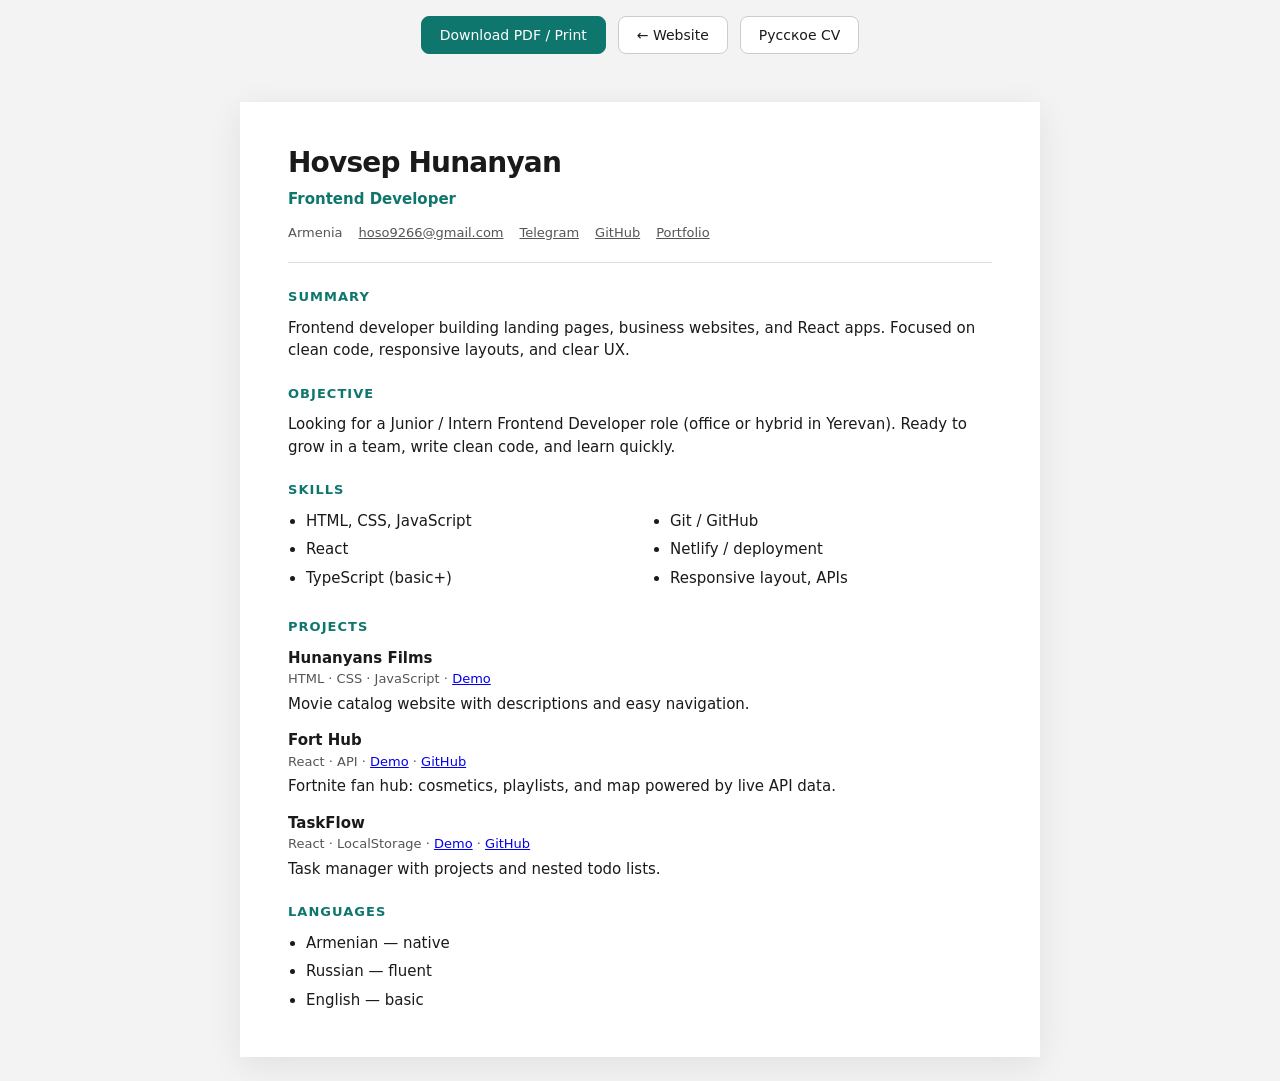
<file: public/cv-en.html>
<!DOCTYPE html>
<html lang="en">
<head>
  <meta charset="UTF-8" />
  <meta name="viewport" content="width=device-width, initial-scale=1.0" />
  <title>Hovsep Hunanyan — CV</title>
  <style>
    :root {
      --text: #1a1a1a;
      --muted: #555;
      --line: #ddd;
      --accent: #0f766e;
    }
    * { box-sizing: border-box; }
    body {
      margin: 0;
      font: 15px/1.5 system-ui, -apple-system, Segoe UI, sans-serif;
      color: var(--text);
      background: #f3f3f3;
    }
    .page {
      max-width: 800px;
      margin: 24px auto;
      padding: 40px 48px;
      background: #fff;
      box-shadow: 0 8px 32px rgba(0,0,0,.08);
    }
    .toolbar {
      display: flex;
      gap: 12px;
      justify-content: center;
      margin: 16px auto 0;
      max-width: 800px;
      padding: 0 16px 24px;
    }
    .toolbar a, .toolbar button {
      font: 500 14px system-ui, sans-serif;
      padding: 10px 18px;
      border-radius: 8px;
      border: 1px solid #ccc;
      background: #fff;
      cursor: pointer;
      text-decoration: none;
      color: var(--text);
    }
    .toolbar button.primary {
      background: var(--accent);
      border-color: var(--accent);
      color: #fff;
    }
    h1 {
      margin: 0 0 4px;
      font-size: 28px;
      letter-spacing: -0.03em;
    }
    .role {
      margin: 0 0 12px;
      color: var(--accent);
      font-weight: 600;
    }
    .contacts {
      display: flex;
      flex-wrap: wrap;
      gap: 8px 16px;
      margin: 0 0 24px;
      padding-bottom: 20px;
      border-bottom: 1px solid var(--line);
      color: var(--muted);
      font-size: 13px;
    }
    .contacts a { color: var(--muted); }
    h2 {
      margin: 22px 0 10px;
      font-size: 13px;
      text-transform: uppercase;
      letter-spacing: 0.08em;
      color: var(--accent);
    }
    p { margin: 0 0 10px; }
    ul { margin: 0; padding-left: 18px; }
    li { margin-bottom: 6px; }
    .job { margin-bottom: 14px; }
    .job strong { display: block; }
    .meta { color: var(--muted); font-size: 13px; margin-bottom: 4px; }
    .grid {
      display: grid;
      grid-template-columns: 1fr 1fr;
      gap: 8px 24px;
    }
    @media print {
      body { background: #fff; }
      .toolbar { display: none; }
      .page { margin: 0; padding: 0; box-shadow: none; max-width: none; }
    }
    @media (max-width: 640px) {
      .page { margin: 0; padding: 24px; box-shadow: none; }
      .grid { grid-template-columns: 1fr; }
    }
  </style>
</head>
<body>
  <div class="toolbar">
    <button class="primary" type="button" onclick="window.print()">Download PDF / Print</button>
    <a href="/">← Website</a>
    <a href="/cv-ru.html">Русское CV</a>
  </div>

  <main class="page">
    <h1>Hovsep Hunanyan</h1>
    <p class="role">Frontend Developer</p>
    <div class="contacts">
      <span>Armenia</span>
      <a href="https://mail.google.com/mail/?view=cm&fs=1&to=hoso9266%40gmail.com" target="_blank" rel="noopener noreferrer">hoso9266@gmail.com</a>
      <a href="https://t.me/+37498259881">Telegram</a>
      <a href="https://github.com/Hovsep9266">GitHub</a>
      <a href="https://hovsep-hunanyan.netlify.app/">Portfolio</a>
    </div>

    <h2>Summary</h2>
    <p>
      Frontend developer building landing pages, business websites, and React apps.
      Focused on clean code, responsive layouts, and clear UX.
    </p>

    <h2>Objective</h2>
    <p>
      Looking for a Junior / Intern Frontend Developer role (office or hybrid in Yerevan).
      Ready to grow in a team, write clean code, and learn quickly.
    </p>

    <h2>Skills</h2>
    <div class="grid">
      <ul>
        <li>HTML, CSS, JavaScript</li>
        <li>React</li>
        <li>TypeScript (basic+)</li>
      </ul>
      <ul>
        <li>Git / GitHub</li>
        <li>Netlify / deployment</li>
        <li>Responsive layout, APIs</li>
      </ul>
    </div>

    <h2>Projects</h2>
    <div class="job">
      <strong>Hunanyans Films</strong>
      <div class="meta">HTML · CSS · JavaScript · <a href="https://hunanyans-films.netlify.app/">Demo</a></div>
      <p>Movie catalog website with descriptions and easy navigation.</p>
    </div>
    <div class="job">
      <strong>Fort Hub</strong>
      <div class="meta">React · API · <a href="https://fort-hub.netlify.app/">Demo</a> · <a href="https://github.com/Hovsep9266/fortnite">GitHub</a></div>
      <p>Fortnite fan hub: cosmetics, playlists, and map powered by live API data.</p>
    </div>
    <div class="job">
      <strong>TaskFlow</strong>
      <div class="meta">React · LocalStorage · <a href="https://taskflow-the-app.netlify.app/">Demo</a> · <a href="https://github.com/Hovsep9266/taskflow-the-app">GitHub</a></div>
      <p>Task manager with projects and nested todo lists.</p>
    </div>

    <h2>Languages</h2>
    <ul>
      <li>Armenian — native</li>
      <li>Russian — fluent</li>
      <li>English — basic</li>
    </ul>
  </main>
</body>
</html>
</file>
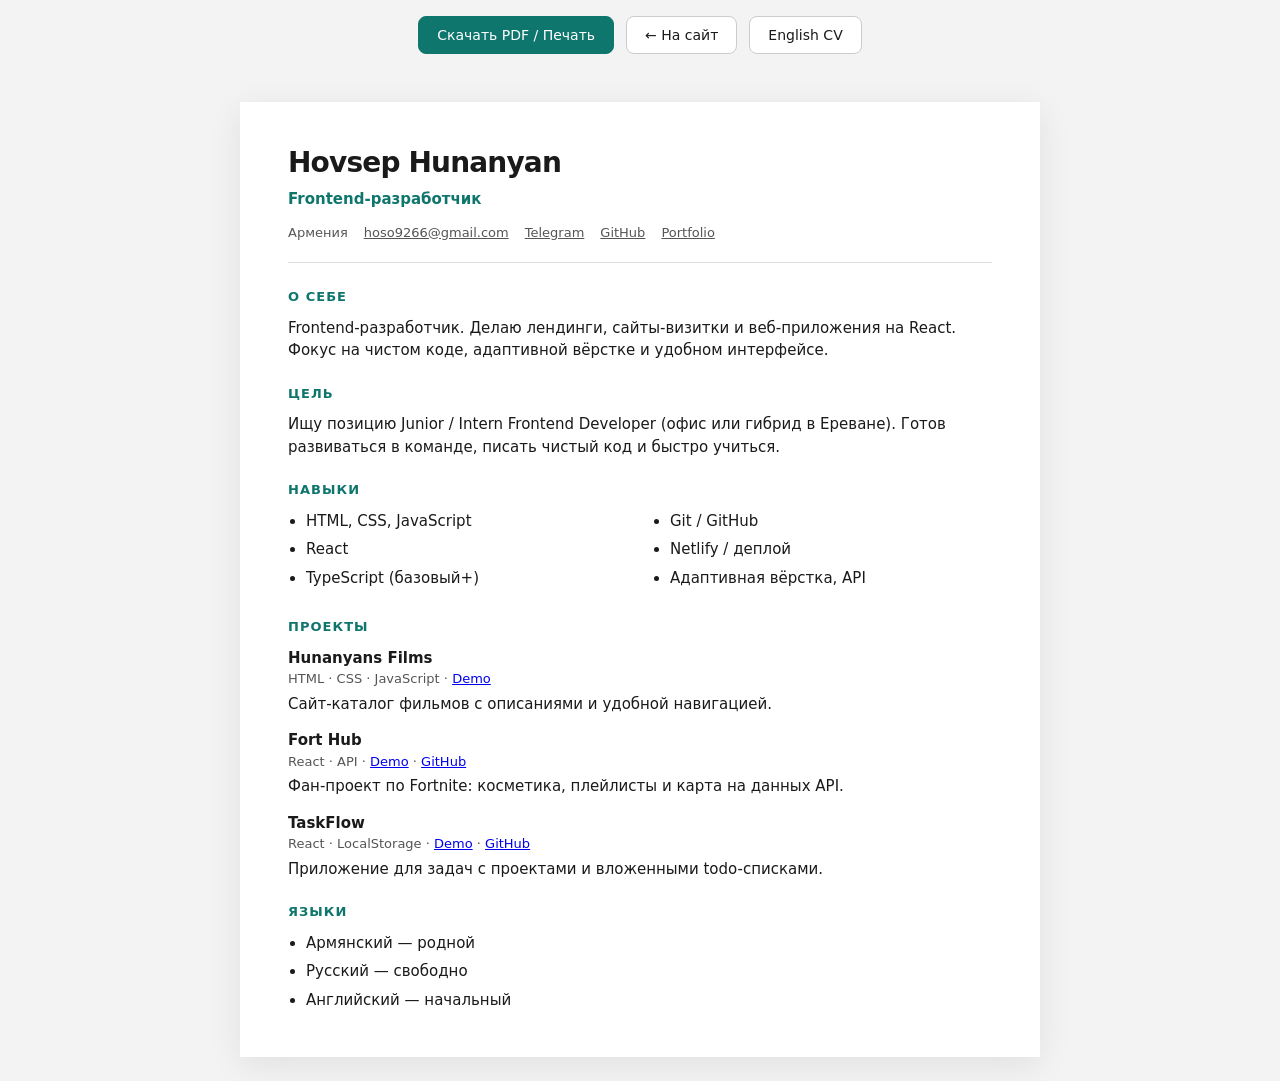
<file: public/cv-ru.html>
<!DOCTYPE html>
<html lang="ru">
<head>
  <meta charset="UTF-8" />
  <meta name="viewport" content="width=device-width, initial-scale=1.0" />
  <title>Hovsep Hunanyan — CV</title>
  <style>
    :root {
      --text: #1a1a1a;
      --muted: #555;
      --line: #ddd;
      --accent: #0f766e;
    }
    * { box-sizing: border-box; }
    body {
      margin: 0;
      font: 15px/1.5 system-ui, -apple-system, Segoe UI, sans-serif;
      color: var(--text);
      background: #f3f3f3;
    }
    .page {
      max-width: 800px;
      margin: 24px auto;
      padding: 40px 48px;
      background: #fff;
      box-shadow: 0 8px 32px rgba(0,0,0,.08);
    }
    .toolbar {
      display: flex;
      gap: 12px;
      justify-content: center;
      margin: 16px auto 0;
      max-width: 800px;
      padding: 0 16px 24px;
    }
    .toolbar a, .toolbar button {
      font: 500 14px system-ui, sans-serif;
      padding: 10px 18px;
      border-radius: 8px;
      border: 1px solid #ccc;
      background: #fff;
      cursor: pointer;
      text-decoration: none;
      color: var(--text);
    }
    .toolbar button.primary {
      background: var(--accent);
      border-color: var(--accent);
      color: #fff;
    }
    h1 {
      margin: 0 0 4px;
      font-size: 28px;
      letter-spacing: -0.03em;
    }
    .role {
      margin: 0 0 12px;
      color: var(--accent);
      font-weight: 600;
    }
    .contacts {
      display: flex;
      flex-wrap: wrap;
      gap: 8px 16px;
      margin: 0 0 24px;
      padding-bottom: 20px;
      border-bottom: 1px solid var(--line);
      color: var(--muted);
      font-size: 13px;
    }
    .contacts a { color: var(--muted); }
    h2 {
      margin: 22px 0 10px;
      font-size: 13px;
      text-transform: uppercase;
      letter-spacing: 0.08em;
      color: var(--accent);
    }
    p { margin: 0 0 10px; }
    ul { margin: 0; padding-left: 18px; }
    li { margin-bottom: 6px; }
    .job { margin-bottom: 14px; }
    .job strong { display: block; }
    .meta { color: var(--muted); font-size: 13px; margin-bottom: 4px; }
    .grid {
      display: grid;
      grid-template-columns: 1fr 1fr;
      gap: 8px 24px;
    }
    @media print {
      body { background: #fff; }
      .toolbar { display: none; }
      .page { margin: 0; padding: 0; box-shadow: none; max-width: none; }
    }
    @media (max-width: 640px) {
      .page { margin: 0; padding: 24px; box-shadow: none; }
      .grid { grid-template-columns: 1fr; }
    }
  </style>
</head>
<body>
  <div class="toolbar">
    <button class="primary" type="button" onclick="window.print()">Скачать PDF / Печать</button>
    <a href="/">← На сайт</a>
    <a href="/cv-en.html">English CV</a>
  </div>

  <main class="page">
    <h1>Hovsep Hunanyan</h1>
    <p class="role">Frontend-разработчик</p>
    <div class="contacts">
      <span>Армения</span>
      <a href="https://mail.google.com/mail/?view=cm&fs=1&to=hoso9266%40gmail.com" target="_blank" rel="noopener noreferrer">hoso9266@gmail.com</a>
      <a href="https://t.me/+37498259881">Telegram</a>
      <a href="https://github.com/Hovsep9266">GitHub</a>
      <a href="https://hovsep-hunanyan.netlify.app/">Portfolio</a>
    </div>

    <h2>О себе</h2>
    <p>
      Frontend-разработчик. Делаю лендинги, сайты-визитки и веб-приложения на React.
      Фокус на чистом коде, адаптивной вёрстке и удобном интерфейсе.
    </p>

    <h2>Цель</h2>
    <p>
      Ищу позицию Junior / Intern Frontend Developer (офис или гибрид в Ереване).
      Готов развиваться в команде, писать чистый код и быстро учиться.
    </p>

    <h2>Навыки</h2>
    <div class="grid">
      <ul>
        <li>HTML, CSS, JavaScript</li>
        <li>React</li>
        <li>TypeScript (базовый+)</li>
      </ul>
      <ul>
        <li>Git / GitHub</li>
        <li>Netlify / деплой</li>
        <li>Адаптивная вёрстка, API</li>
      </ul>
    </div>

    <h2>Проекты</h2>
    <div class="job">
      <strong>Hunanyans Films</strong>
      <div class="meta">HTML · CSS · JavaScript · <a href="https://hunanyans-films.netlify.app/">Demo</a></div>
      <p>Сайт-каталог фильмов с описаниями и удобной навигацией.</p>
    </div>
    <div class="job">
      <strong>Fort Hub</strong>
      <div class="meta">React · API · <a href="https://fort-hub.netlify.app/">Demo</a> · <a href="https://github.com/Hovsep9266/fortnite">GitHub</a></div>
      <p>Фан-проект по Fortnite: косметика, плейлисты и карта на данных API.</p>
    </div>
    <div class="job">
      <strong>TaskFlow</strong>
      <div class="meta">React · LocalStorage · <a href="https://taskflow-the-app.netlify.app/">Demo</a> · <a href="https://github.com/Hovsep9266/taskflow-the-app">GitHub</a></div>
      <p>Приложение для задач с проектами и вложенными todo-списками.</p>
    </div>

    <h2>Языки</h2>
    <ul>
      <li>Армянский — родной</li>
      <li>Русский — свободно</li>
      <li>Английский — начальный</li>
    </ul>
  </main>
</body>
</html>
</file>
